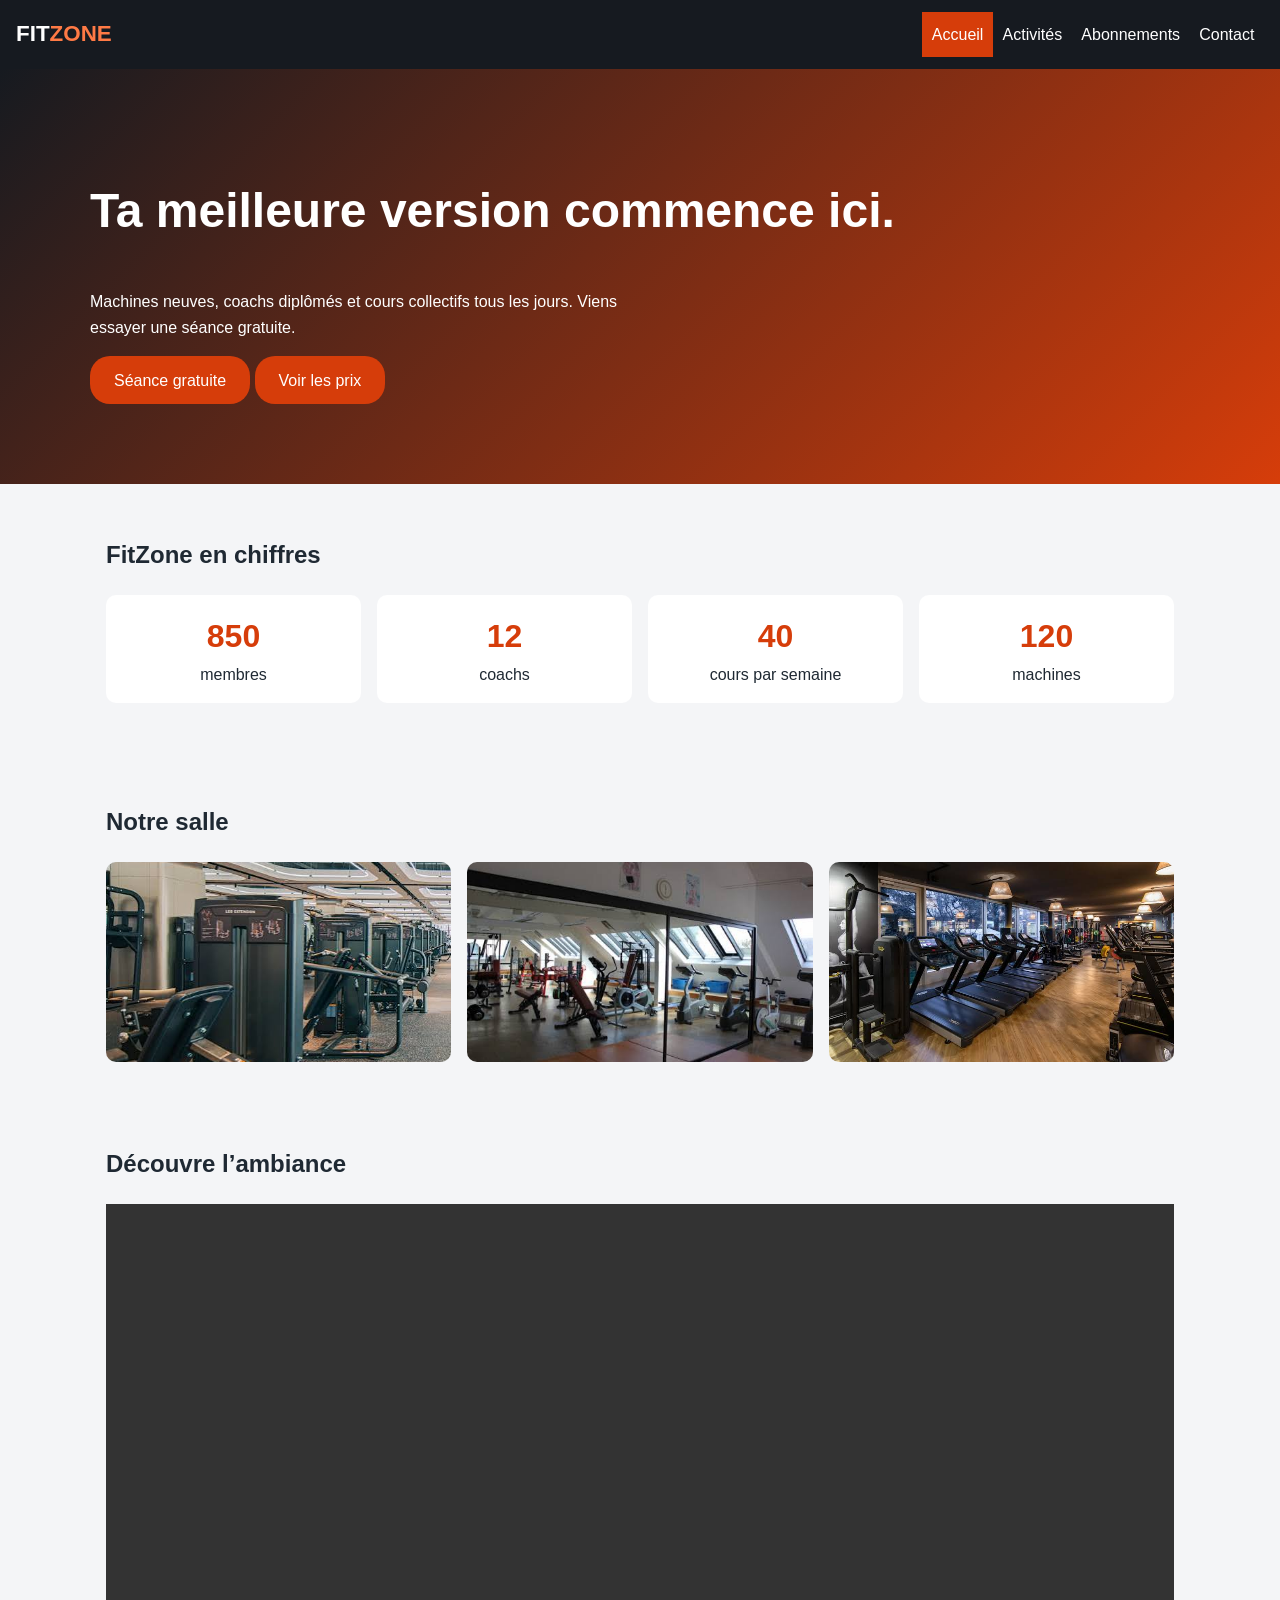
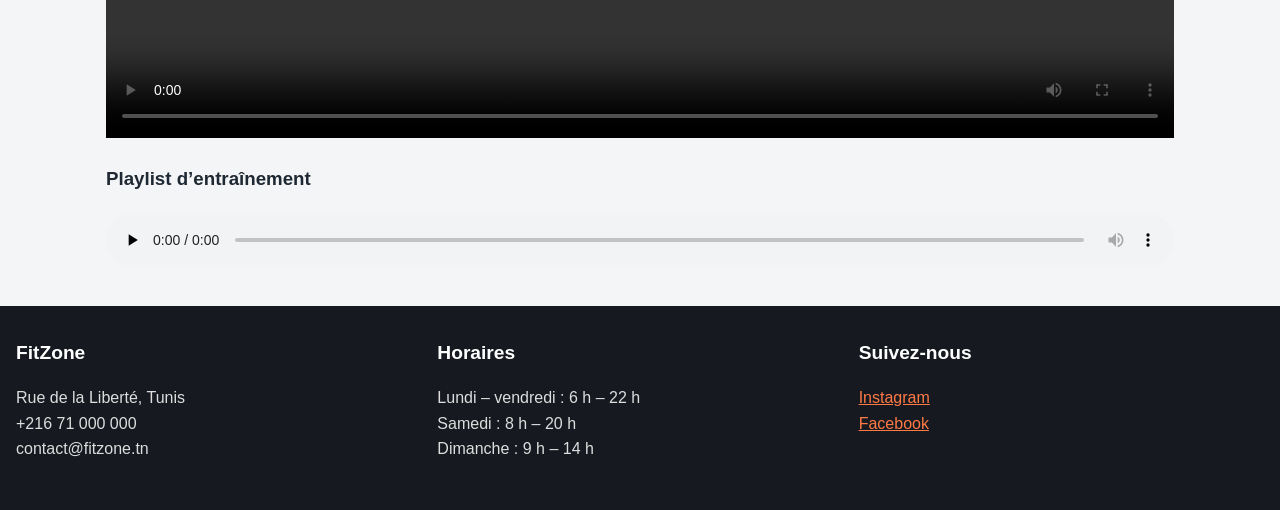
<file: index.html>
<!DOCTYPE html>
<html lang="fr">
<head>
  <meta charset="UTF-8">
  <meta name="viewport" content="width=device-width, initial-scale=1">
  <meta name="description" content="FitZone, salle de sport à Tunis : musculation, cardio, cours collectifs et coaching.">
  <title>Accueil — FitZone Tunis</title>
  <link rel="stylesheet" href="css/style.css">
</head>
<body>

  <header>
    <a class="logo" href="index.html">FIT<span>ZONE</span></a>

      <button id="burger" aria-label="Ouvrir le menu" aria-expanded="false" aria-controls="menu">☰</button>

      <nav aria-label="Navigation principale">
        <ul id="menu">
        <li><a href="index.html" class="actif" aria-current="page">Accueil</a></li>
        <li><a href="activites.html">Activités</a></li>
        <li><a href="abonnements.html">Abonnements</a></li>
        <li><a href="contact.html">Contact</a></li>
        </ul>
      </nav>
  </header>

  <main>
    <section class="hero">
      <h1>Ta meilleure version commence ici.</h1>
      <p>Machines neuves, coachs diplômés et cours collectifs tous les jours. Viens essayer une séance gratuite.</p>
      <p>
        <a class="btn" href="contact.html">Séance gratuite</a>
        <a class="btn" href="abonnements.html">Voir les prix</a>
      </p>
    </section>

    <section id="chiffres">
      <h2>FitZone en chiffres</h2>
      <ul class="chiffres">
        <li><strong>850</strong> membres</li>
        <li><strong>12</strong> coachs</li>
        <li><strong>40</strong> cours par semaine</li>
        <li><strong>120</strong> machines</li>
      </ul>
    </section>

    <section id="galerie">
      <h2>Notre salle</h2>
      <div class="galerie">
       
        <img src="images/image1.jpg" alt="Espace de musculation avec haltères et machines" loading="lazy" width="400" height="220">
        <img src="images/image2.jpg" alt="Salle de cours collectifs avec miroirs" loading="lazy" width="400" height="220">
        <img src="images/image3.jpg" alt="Zone de cardio avec tapis de course" loading="lazy" width="400" height="220">
      </div>
    </section>

    <section id="medias">
      <h2>Découvre l’ambiance</h2>
      <div class="media-bloc">
        
        <video controls preload="metadata">
          <source src="medias/salle.mp4" type="video/mp4">
          Votre navigateur ne sait pas lire cette vidéo.
        </video>
        <h3>Playlist d’entraînement</h3>
        
        <audio controls preload="none">
          <source src="medias/marhba.mp3" type="audio/mpeg">
          Votre navigateur ne sait pas lire ce fichier audio.
        </audio>
      </div>
    </section>
  </main>

  <footer>
    <div>
      <h2>FitZone</h2>
      <p>Rue de la Liberté, Tunis<br>+216 71 000 000<br>contact@fitzone.tn</p>
    </div>
    <div>
      <h2>Horaires</h2>
      <ul>
        <li>Lundi – vendredi : 6 h – 22 h</li>
        <li>Samedi : 8 h – 20 h</li>
        <li>Dimanche : 9 h – 14 h</li>
      </ul>
    </div>
    <div>
      <h2>Suivez-nous</h2>
      <ul>
        <li><a href="https://www.instagram.com/" target="_blank" rel="noopener">Instagram</a></li>
        <li><a href="https://www.facebook.com/" target="_blank" rel="noopener">Facebook</a></li>
      </ul>
    </div>
  </footer>

  <script src="js/main.js"></script>
</body>
</html>
</file>
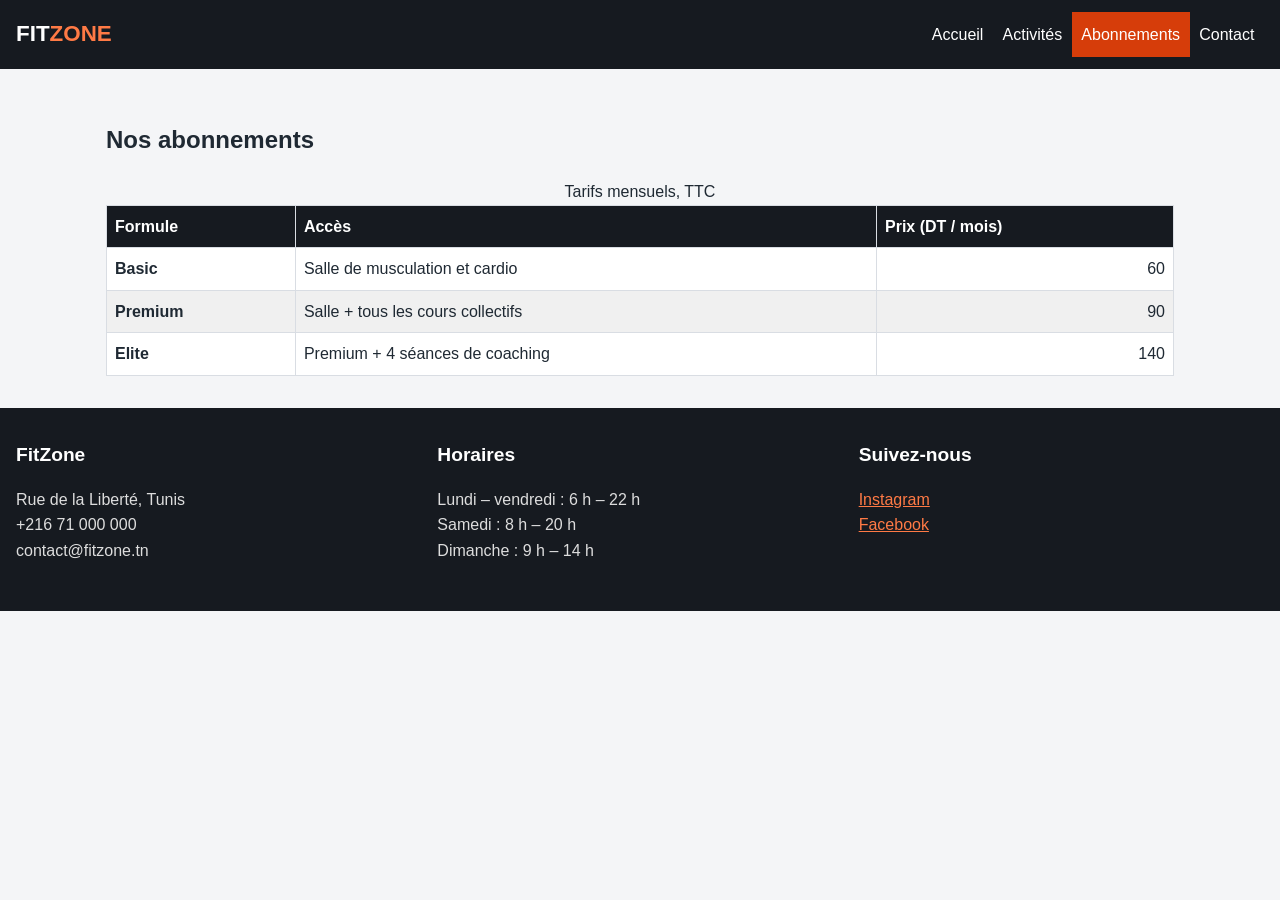
<file: abonnements.html>
<!DOCTYPE html>
<html lang="fr">
<head>
  <meta charset="UTF-8">
  <meta name="viewport" content="width=device-width, initial-scale=1">
  <meta name="description" content="FitZone, salle de sport à Tunis : musculation, cardio, cours collectifs et coaching.">
  <title>Abonnements — FitZone Tunis</title>
  <link rel="stylesheet" href="css/style.css">
</head>
<body>

  <header>
    <a class="logo" href="index.html">FIT<span>ZONE</span></a>

      <button id="burger" aria-label="Ouvrir le menu" aria-expanded="false" aria-controls="menu">☰</button>

      <nav aria-label="Navigation principale">
        <ul id="menu">
        <li><a href="index.html">Accueil</a></li>
        <li><a href="activites.html">Activités</a></li>
        <li><a href="abonnements.html" class="actif" aria-current="page">Abonnements</a></li>
        <li><a href="contact.html">Contact</a></li>
        </ul>
      </nav>
  </header>

  <main>
    <section>
      <h1>Nos abonnements</h1>

      <div class="defile-x">
        <table>
          <caption>Tarifs mensuels, TTC</caption>
          <thead>
            <tr>
              <th scope="col">Formule</th>
              <th scope="col">Accès</th>
              <th scope="col">Prix (DT / mois)</th>
            </tr>
          </thead>
          <tbody>
            <tr><th scope="row">Basic</th><td>Salle de musculation et cardio</td><td>60</td></tr>
            <tr><th scope="row">Premium</th><td>Salle + tous les cours collectifs</td><td>90</td></tr>
            <tr><th scope="row">Elite</th><td>Premium + 4 séances de coaching</td><td>140</td></tr>
          </tbody>
        </table>
      </div>
    </section>

  </main>

  <footer>
    <div>
      <h2>FitZone</h2>
      <p>Rue de la Liberté, Tunis<br>+216 71 000 000<br>contact@fitzone.tn</p>
    </div>
    <div>
      <h2>Horaires</h2>
      <ul>
        <li>Lundi – vendredi : 6 h – 22 h</li>
        <li>Samedi : 8 h – 20 h</li>
        <li>Dimanche : 9 h – 14 h</li>
      </ul>
    </div>
    <div>
      <h2>Suivez-nous</h2>
      <ul>
        <li><a href="https://www.instagram.com/" target="_blank" rel="noopener">Instagram</a></li>
        <li><a href="https://www.facebook.com/" target="_blank" rel="noopener">Facebook</a></li>
      </ul>
    </div>
  </footer>

  <script src="js/main.js"></script>
</body>
</html>
</file>
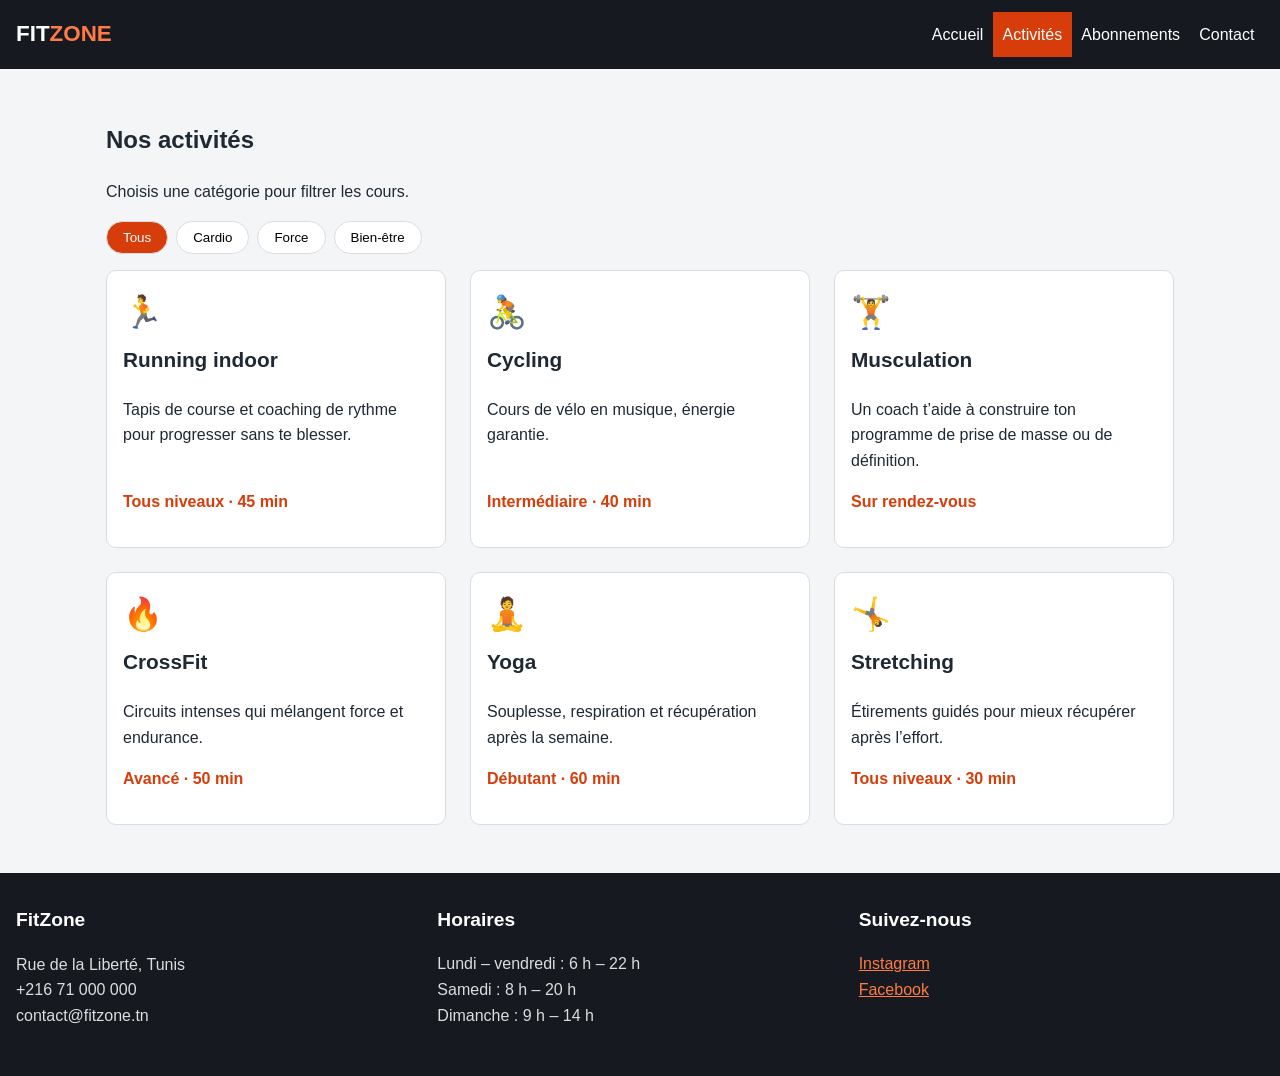
<file: activites.html>
<!DOCTYPE html>
<html lang="fr">
<head>
  <meta charset="UTF-8">
  <meta name="viewport" content="width=device-width, initial-scale=1">
  <meta name="description" content="FitZone, salle de sport à Tunis : musculation, cardio, cours collectifs et coaching.">
  <title>Activité — FitZone Tunis</title>
  <link rel="stylesheet" href="css/style.css">
</head>
<body>

  <header>
    <a class="logo" href="index.html">FIT<span>ZONE</span></a>

      <button id="burger" aria-label="Ouvrir le menu" aria-expanded="false" aria-controls="menu">☰</button>

      <nav aria-label="Navigation principale">
        <ul id="menu">
        <li><a href="index.html">Accueil</a></li>
        <li><a href="activites.html" class="actif" aria-current="page">Activités</a></li>
        <li><a href="abonnements.html">Abonnements</a></li>
        <li><a href="contact.html">Contact</a></li>
        </ul>
      </nav>
  </header>

  <main>
    <section>
      <h1>Nos activités</h1>
      <p>Choisis une catégorie pour filtrer les cours.</p>

      <div class="filtres" role="group" aria-label="Filtrer les activités">
        <button class="actif" data-filtre="tous">Tous</button>
        <button data-filtre="cardio">Cardio</button>
        <button data-filtre="force">Force</button>
        <button data-filtre="bienetre">Bien-être</button>
      </div>

      <ul class="grille-cartes">
        <li class="carte" data-categorie="cardio">
          <span class="emoji" aria-hidden="true">🏃</span>
          <h2>Running indoor</h2>
          <p>Tapis de course et coaching de rythme pour progresser sans te blesser.</p>
          <p class="infos">Tous niveaux · 45 min</p>
        </li>
        <li class="carte" data-categorie="cardio">
          <span class="emoji" aria-hidden="true">🚴</span>
          <h2>Cycling</h2>
          <p>Cours de vélo en musique, énergie garantie.</p>
          <p class="infos">Intermédiaire · 40 min</p>
        </li>
        <li class="carte" data-categorie="force">
          <span class="emoji" aria-hidden="true">🏋️</span>
          <h2>Musculation</h2>
          <p>Un coach t’aide à construire ton programme de prise de masse ou de définition.</p>
          <p class="infos">Sur rendez-vous</p>
        </li>
        <li class="carte" data-categorie="force">
          <span class="emoji" aria-hidden="true">🔥</span>
          <h2>CrossFit</h2>
          <p>Circuits intenses qui mélangent force et endurance.</p>
          <p class="infos">Avancé · 50 min</p>
        </li>
        <li class="carte" data-categorie="bienetre">
          <span class="emoji" aria-hidden="true">🧘</span>
          <h2>Yoga</h2>
          <p>Souplesse, respiration et récupération après la semaine.</p>
          <p class="infos">Débutant · 60 min</p>
        </li>
        <li class="carte" data-categorie="bienetre">
          <span class="emoji" aria-hidden="true">🤸</span>
          <h2>Stretching</h2>
          <p>Étirements guidés pour mieux récupérer après l’effort.</p>
          <p class="infos">Tous niveaux · 30 min</p>
        </li>
      </ul>
    </section>
  </main>
 <footer>
    <div>
      <h2>FitZone</h2>
      <p>Rue de la Liberté, Tunis<br>+216 71 000 000<br>contact@fitzone.tn</p>
    </div>
    <div>
      <h2>Horaires</h2>
      <ul>
        <li>Lundi – vendredi : 6 h – 22 h</li>
        <li>Samedi : 8 h – 20 h</li>
        <li>Dimanche : 9 h – 14 h</li>
      </ul>
    </div>
    <div>
      <h2>Suivez-nous</h2>
      <ul>
        <li><a href="https://www.instagram.com/" target="_blank" rel="noopener">Instagram</a></li>
        <li><a href="https://www.facebook.com/" target="_blank" rel="noopener">Facebook</a></li>
      </ul>
    </div>
  </footer>
 

  <script src="js/main.js"></script>
</body>
</html>
</file>
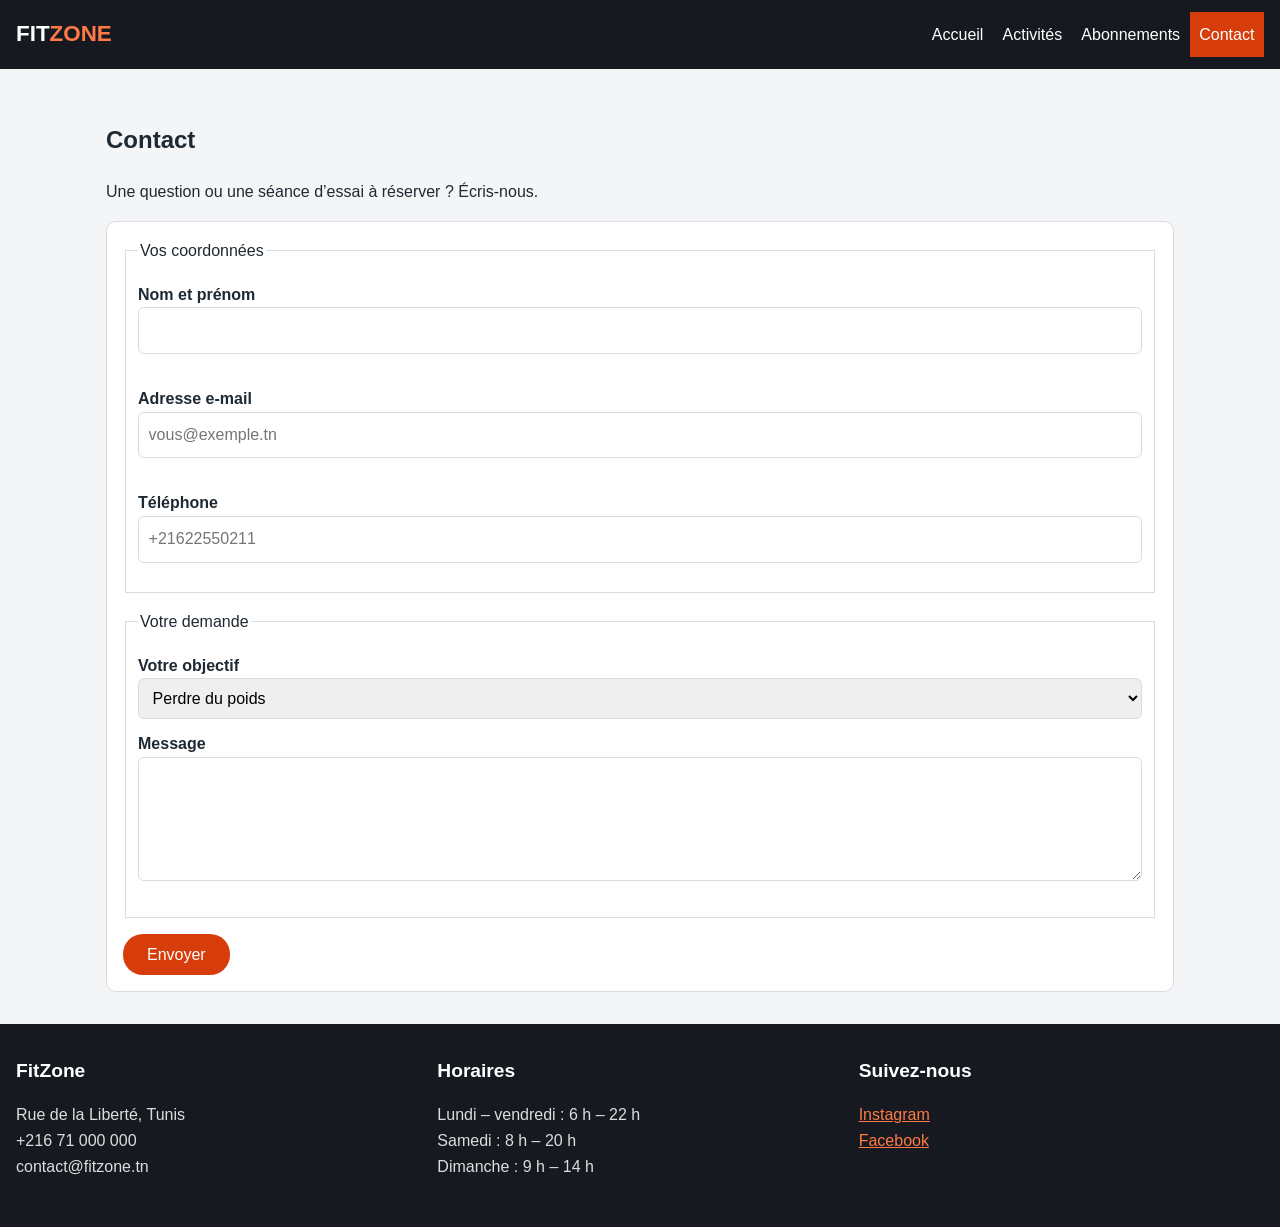
<file: contact.html>
<!DOCTYPE html>
<html lang="fr">
<head>
  <meta charset="UTF-8">
  <meta name="viewport" content="width=device-width, initial-scale=1">
  <meta name="description" content="FitZone, salle de sport à Tunis : musculation, cardio, cours collectifs et coaching.">
  <title>Contact — FitZone Tunis</title>
  <link rel="stylesheet" href="css/style.css">
</head>
<body>

  <header>
    <a class="logo" href="index.html">FIT<span>ZONE</span></a>

      <button id="burger" aria-label="Ouvrir le menu" aria-expanded="false" aria-controls="menu">☰</button>

      <nav aria-label="Navigation principale">
        <ul id="menu">
        <li><a href="index.html">Accueil</a></li>
        <li><a href="activites.html">Activités</a></li>
        <li><a href="abonnements.html">Abonnements</a></li>
        <li><a href="contact.html" class="actif" aria-current="page">Contact</a></li>
        </ul>
      </nav>
  </header>

  <main>
    <section>
      <h1>Contact</h1>
      <p>Une question ou une séance d’essai à réserver ? Écris-nous.</p>

      <form id="form-contact" novalidate>
        <fieldset>
          <legend>Vos coordonnées</legend>

          <label for="nom">Nom et prénom</label>
          <input type="text" id="nom" name="nom" autocomplete="name">
          <span class="erreur" id="err-nom" aria-live="polite"></span>

          <label for="email">Adresse e-mail</label>
          <input type="email" id="email" name="email" placeholder="vous@exemple.tn" autocomplete="email">
          <span class="erreur" id="err-email" aria-live="polite"></span>

          <label for="tel">Téléphone</label>
          <input type="tel" id="tel" name="tel" placeholder="+21622550211" autocomplete="tel">
          <span class="erreur" id="err-tel" aria-live="polite"></span>
        </fieldset>

        <fieldset>
          <legend>Votre demande</legend>

          <label for="objectif">Votre objectif</label>
          <select id="objectif" name="objectif">
            <option>Perdre du poids</option>
            <option>Prendre de la masse</option>
            <option>Améliorer mon cardio</option>
            <option>Me détendre</option>
          </select>

          <label for="message">Message</label>
          <textarea id="message" name="message" rows="4"></textarea>
          <span class="erreur" id="err-message" aria-live="polite"></span>
        </fieldset>

        <button class="btn" type="submit">Envoyer</button>
        <p class="succes" id="confirmation" hidden></p>
      </form>
    </section>
  </main>

  <footer>
    <div>
      <h2>FitZone</h2>
      <p>Rue de la Liberté, Tunis<br>+216 71 000 000<br>contact@fitzone.tn</p>
    </div>
    <div>
      <h2>Horaires</h2>
      <ul>
        <li>Lundi – vendredi : 6 h – 22 h</li>
        <li>Samedi : 8 h – 20 h</li>
        <li>Dimanche : 9 h – 14 h</li>
      </ul>
    </div>
    <div>
      <h2>Suivez-nous</h2>
      <ul>
        <li><a href="https://www.instagram.com/" target="_blank" rel="noopener">Instagram</a></li>
        <li><a href="https://www.facebook.com/" target="_blank" rel="noopener">Facebook</a></li>
      </ul>
    </div>
  </footer>

  <script src="js/main.js"></script>
</body>
</html>
</file>
<file: css/style.css>
:root {
  --fond: #f4f5f7;
  --texte: #1f2933;
  --accent: #d63d0a;
  --sombre: #161a20;
  --bordure: #d9dde3;
  --espace: 1rem;
}

* { box-sizing: border-box; }

body {
  margin: 0;
  font-family: Arial, sans-serif;
  line-height: 1.6;
  background: var(--fond);
  color: var(--texte);
}

img, video { max-width: 100%; height: auto; }
a { color: var(--accent); }
section { padding: 2rem var(--espace); max-width: 1100px; margin: 0 auto; }


header {
  background: var(--sombre);
  padding: 0.75rem var(--espace);
  display: flex;
  justify-content: space-between;
  align-items: center;
  flex-wrap: wrap;
}

.logo { color: white; font-size: 1.4rem; font-weight: bold; text-decoration: none; }
.logo span { color: #ff7a45; }

#burger {
  background: none;
  color: white;
  border: 1px solid white;
  font-size: 1.2rem;
  padding: 0.3rem 0.7rem;
  cursor: pointer;
}

nav { width: 100%; }
nav ul { display: none; list-style: none; padding: 0; margin: 0.5rem 0 0; }
nav ul.ouvert { display: block; }
nav a { display: block; padding: 0.6rem; color: white; text-decoration: none; }
nav a:hover, nav a.actif { background: var(--accent); }

.btn {
  display: inline-block;
  background: var(--accent);
  color: white;
  border: none;
  padding: 0.7rem 1.5rem;
  border-radius: 20px;
  font-size: 1rem;
  text-decoration: none;
  cursor: pointer;
}
.btn:hover { background: #a82d06; }

.hero {
  background: linear-gradient(135deg, #161a20, #d63d0a);
  color: white;
  padding: 4rem max(var(--espace), calc((100% - 1100px) / 2));
  max-width: none;
}
.hero h1 { font-size: 2rem; animation: entree 0.8s; }
.hero p { max-width: 35rem; }

@keyframes entree {
  from { opacity: 0; transform: translateY(30px); }
  to { opacity: 1; transform: translateY(0); }
}

.chiffres {
  display: grid;
  grid-template-columns: repeat(2, 1fr);
  gap: var(--espace);
  list-style: none;
  padding: 0;
  text-align: center;
}
.chiffres li { background: white; padding: 1rem; border-radius: 10px; }
.chiffres strong { display: block; font-size: 2rem; color: var(--accent); }

.galerie { display: grid; grid-template-columns: 1fr; gap: var(--espace); }
.galerie img { width: 100%; height: 200px; object-fit: cover; border-radius: 10px; }

video, audio { width: 100%; }

.filtres { display: flex; flex-wrap: wrap; gap: 0.5rem; margin-bottom: 1rem; }
.filtres button {
  padding: 0.5rem 1rem;
  border: 1px solid var(--bordure);
  border-radius: 20px;
  background: white;
  cursor: pointer;
}
.filtres button.actif { background: var(--accent); color: white; }

.grille-cartes {
  display: grid;
  grid-template-columns: 1fr;
  gap: 1.5rem;
  list-style: none;
  padding: 0;
}

.carte {
  display: flex;
  flex-direction: column;
  background: white;
  border: 1px solid var(--bordure);
  border-radius: 10px;
  padding: 1rem;
}
.carte:hover { box-shadow: 0 4px 12px rgba(0, 0, 0, 0.2); }
.carte .emoji { font-size: 2rem; }
.carte h2 { font-size: 1.3rem; margin: 0.3rem 0; }
.carte .infos { margin-top: auto; font-weight: bold; color: var(--accent); }
.carte.cachee { display: none; }

.defile-x { overflow-x: auto; }
table { border-collapse: collapse; width: 100%; background: white; }
th, td { border: 1px solid var(--bordure); padding: 8px; text-align: left; }
thead { background: var(--sombre); color: white; }
tbody tr:nth-child(even) { background: #f0f0f0; }
tbody tr td:last-child { text-align: right; }

form { background: white; padding: 1rem; border-radius: 10px; border: 1px solid var(--bordure); }
fieldset { margin-bottom: 1rem; border: 1px solid var(--bordure); }
label { display: block; margin-top: 0.8rem; font-weight: bold; }
input, select, textarea { width: 100%; padding: 0.6rem; font: inherit; border: 1px solid var(--bordure); border-radius: 6px; }
input.invalide, textarea.invalide { border-color: red; }
.erreur { display: block; color: #b00020; font-size: 0.9rem; min-height: 1.2rem; }
.succes { background: #e3f6e8; color: #14532d; padding: 0.8rem; border-radius: 6px; }

footer { background: var(--sombre); color: #ddd; padding: 2rem var(--espace); display: flex; flex-direction: column; gap: 1rem; }
footer h2 { color: white; margin-top: 0; font-size: 1.2rem; }
footer a { color: #ff7a45; }
footer ul { list-style: none; padding: 0; margin: 0; }

@media (min-width: 768px) {
  .hero h1 { font-size: 3rem; }
  .chiffres { grid-template-columns: repeat(4, 1fr); }
  .galerie, .grille-cartes { grid-template-columns: repeat(2, 1fr); }
  footer { flex-direction: row; }
  footer div { flex: 1; }

  #burger { display: none; }
  nav { width: auto; }
  nav ul { display: flex; margin: 0; }
}

@media (min-width: 1024px) {
  .galerie, .grille-cartes { grid-template-columns: repeat(3, 1fr); }
}
</file>
